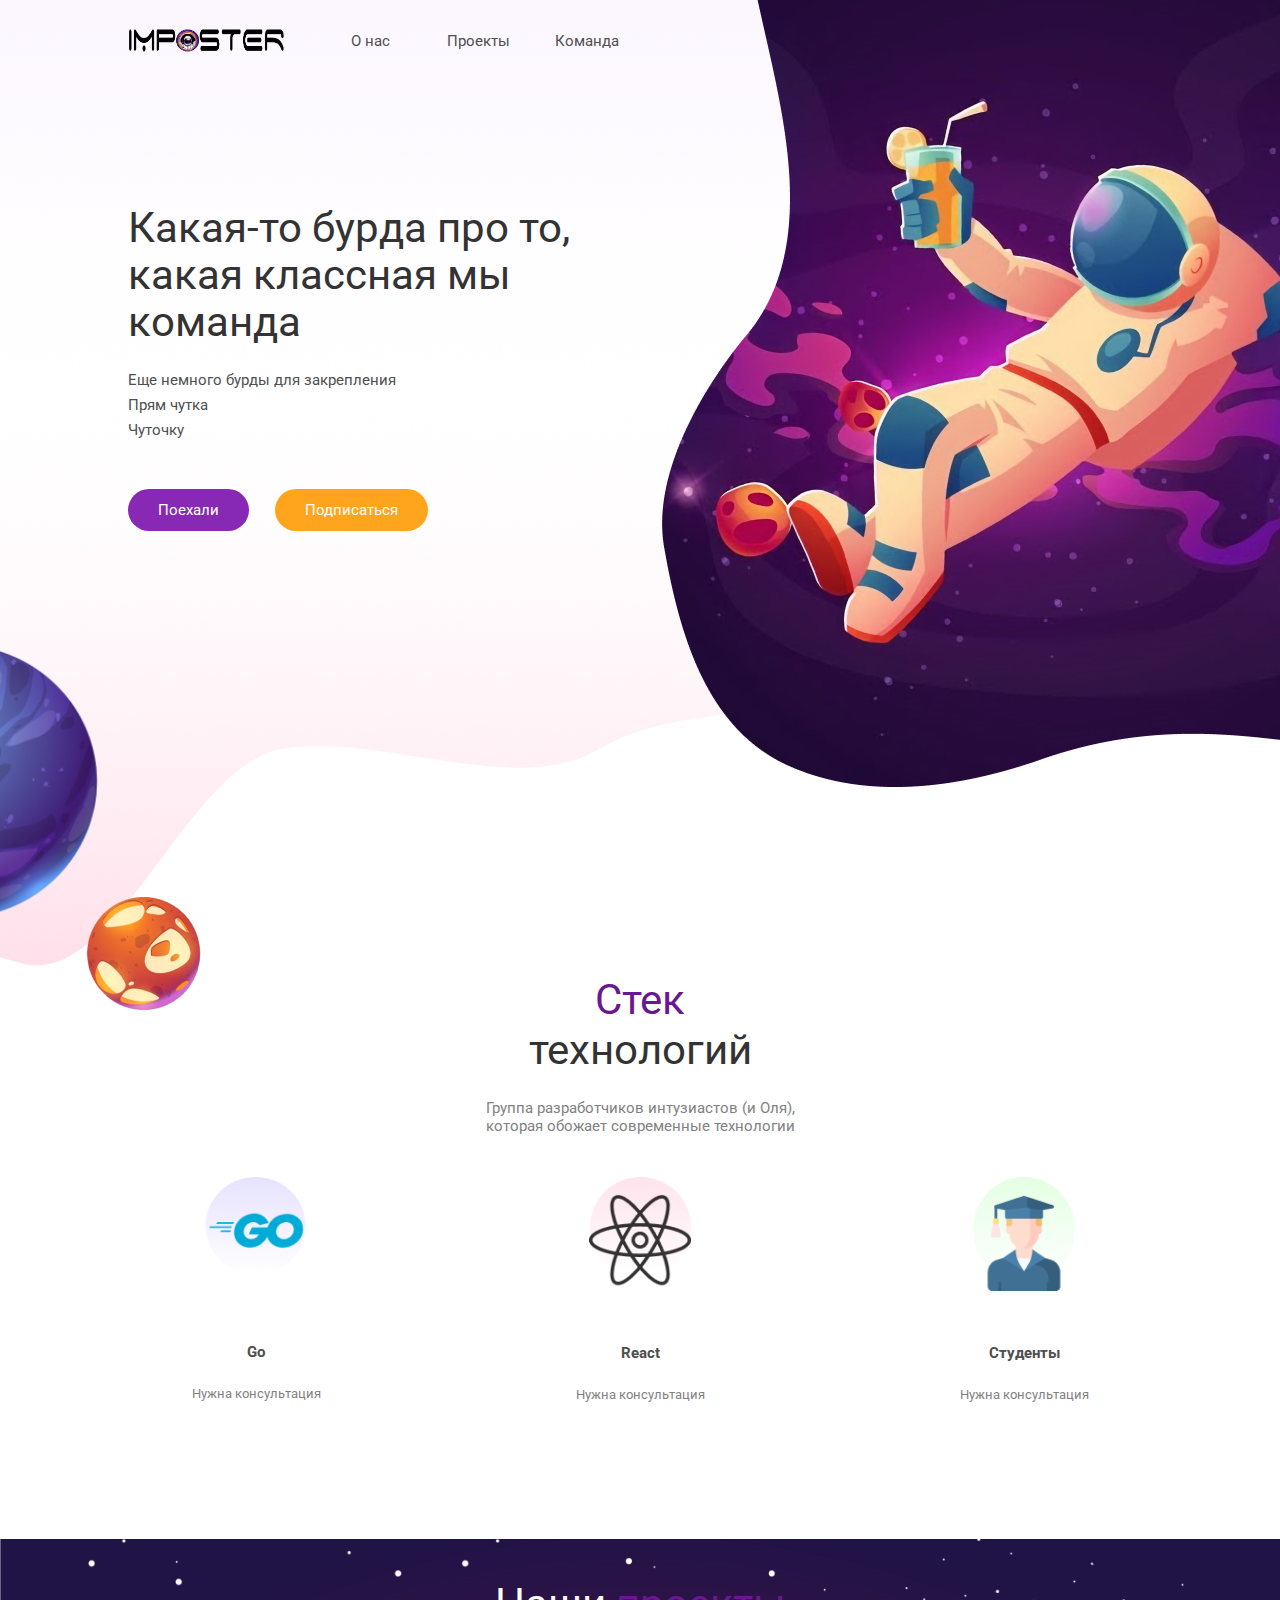
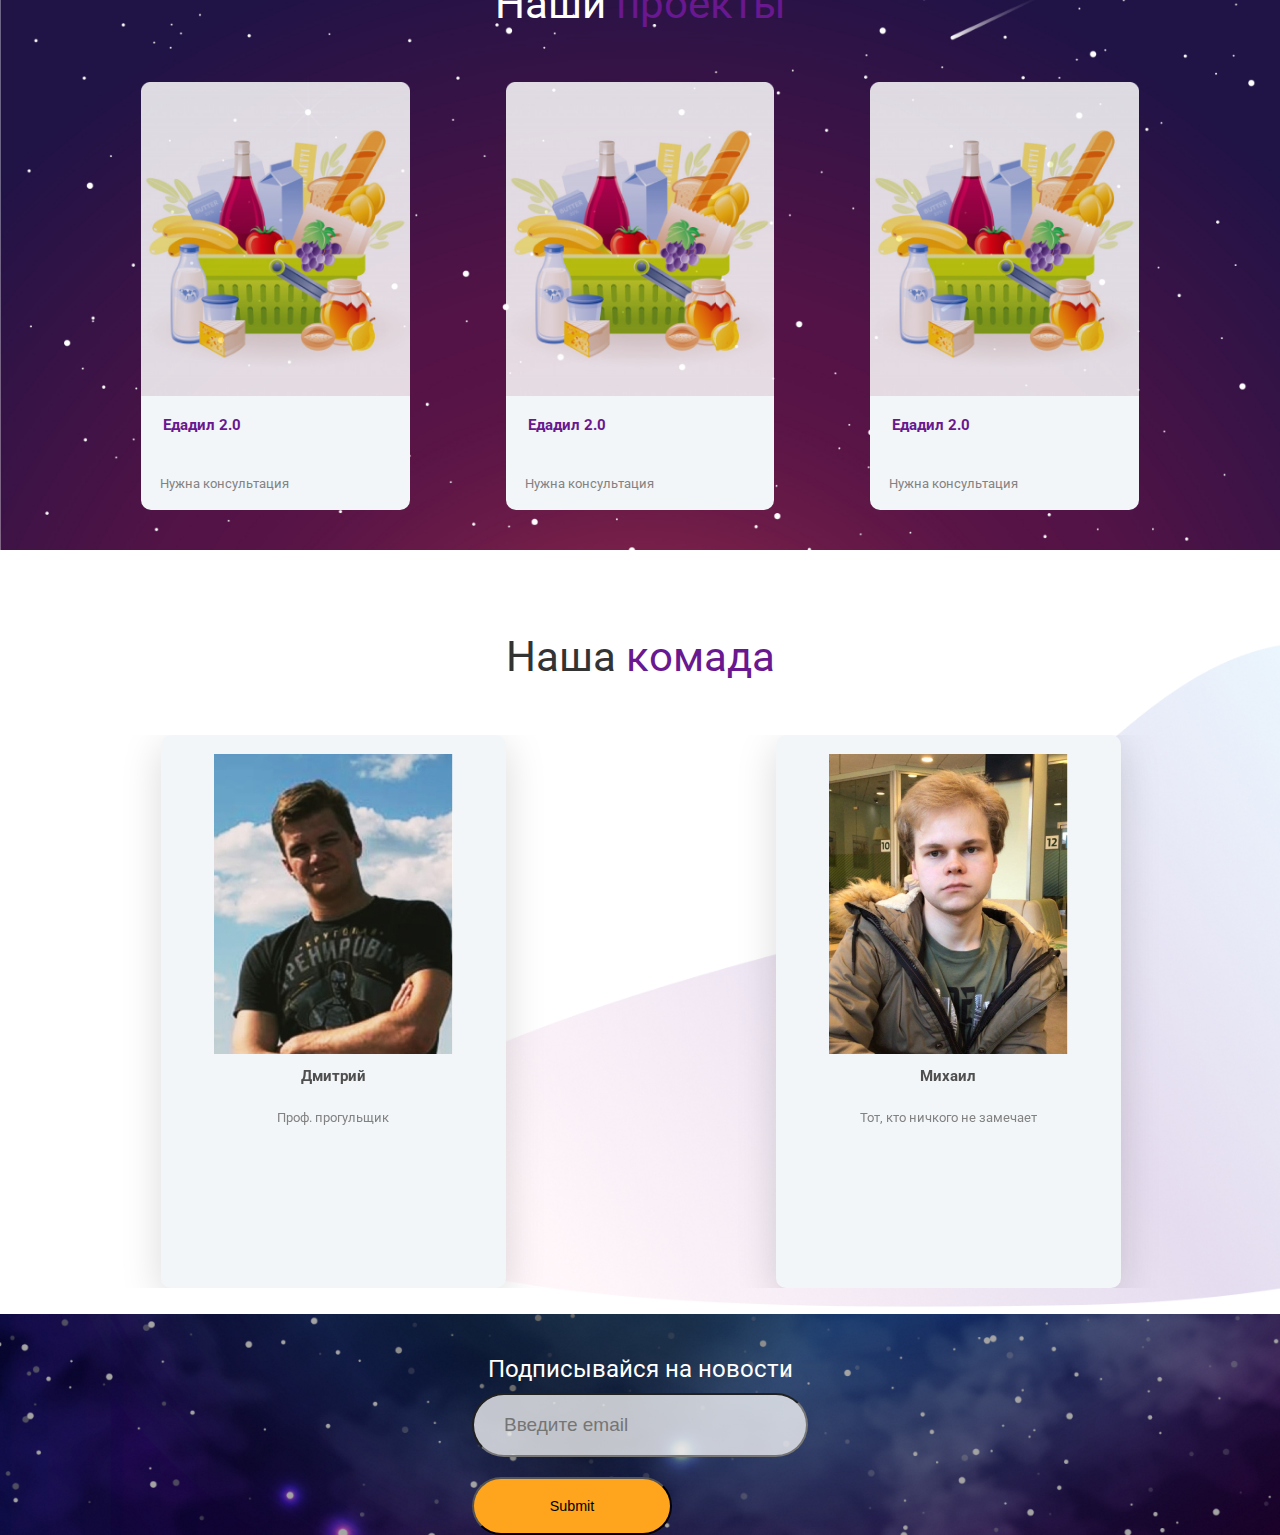
<file: imposters.fun/index.html>
<!doctype html>
<html lang="en">
<head>
    <meta charset="UTF-8">
    <meta name="viewport"
          content="width=device-width, user-scalable=0, initial-scale=1.0, maximum-scale=1.0, minimum-scale=1.0">
    <meta http-equiv="X-UA-Compatible" content="ie=edge">
    <title>Imposters</title>
    <link rel="stylesheet" type="text/css" href="css/style.css?<?=date()?>">
    <link rel="stylesheet" type="text/css" href="css/reset.css?<?=date()?>">
    <link rel="preconnect" href="https://fonts.gstatic.com">
    <link href="https://fonts.googleapis.com/css2?family=Roboto&display=swap" rel="stylesheet">
</head>
<body>
<div class="container">
    <div class="bg"></div>
    <div class="soplya"></div>
        <div class="bg2"></div>
        <div class="astro2"></div>
        <img src="img/planet_mobile.png" alt="planet">
        <img src="img/logo_mobile.png" alt="logo-mobile">
    <div class="top-part">
        <header class="header">
            <img src="img/logo.png" alt="logo">
                <ul class="nav">
                    <li><a href="/#">О нас</a></li>
                    <li><a href="/#">Проекты</a></li>
                    <li><a href="/#">Команда</a></li>
                </ul>
        </header>
        <div class="about-team">
            <p>Какая-то бурда про то, какая классная мы команда</p>
        </div>
        <div class="about-team2">
            <p>Еще немного бурды для закрепления<br>Прям чутка<br>Чуточку</p>
        </div>
        <div class="buttons">
            <a href="/">Поехали</a>
            <a href="#next">Подписаться</a>
        </div>
    </div>
    <img src="img/planet1.png" alt="planet1">
    <div class="technology-stack">
        <div class="note">
            <h1><span class="word">Стек</span> технологий</h1>
            <p>Группа разработчиков интузиастов (и Оля), которая обожает современные технологии</p>
        </div>
        <div class="skills">
            <div class="go">
                <img src="img/go.png" alt="go">
                <div class="go-text">
                    <h3>Go</h3>
                    <p>Нужна консультация</p>
                </div>
            </div>
            <div class="react">
                <img src="img/react.png" alt="react">
                <div class="react-text">
                    <h3>React</h3>
                    <p>Нужна консультация</p>
                </div>
            </div>
            <div class="student">
                <img src="img/student.png" alt="student">
                <div class="student-text">
                    <h3>Студенты</h3>
                    <p>Нужна консультация</p>
                </div>
            </div>
        </div>
    </div>
    <div class="our-projects">
            <h1>Наши<span class="word"> проекты</span></h1>
        <div class="projects">
            <div class="pr1">
                <img src="img/img_pr1.png" alt="img-pr1">
                <div class="pr1-text">
                    <h3><a href="/#">Едадил 2.0</a></h3>
                    <p>Нужна консультация</p>
                </div>
            </div>
            <div class="pr2">
                <img src="img/img_pr1.png" alt="img-pr1">
                <div class="pr2-text">
                    <h3><a href="/#">Едадил 2.0</a></h3>
                    <p>Нужна консультация</p>
                </div>
            </div>
            <div class="pr3">
                <img src="img/img_pr1.png" alt="img-pr1">
                <div class="pr3-text">
                    <h3><a href="/#">Едадил 2.0</a></h3>
                    <p>Нужна консультация</p>
                </div>
            </div>
        </div>
    </div>
    <div class="team-members">
        <h1>Наша<span class="word"> комада</span></h1>
        <div class="members">
            <div class="Dima member">
                <img src="img/Dima.jpg" alt="Dima">
                <div class="Dima-text">
                    <h3>Дмитрий</h3>
                    <p>Проф. прогульщик</p>
                </div>
            </div>
            <div class="Misha member">
                <img src="img/Misha.jpg" alt="Misha">
                <div class="Misha-text">
                    <h3>Михаил</h3>
                    <p>Тот, кто ничкого не замечает</p>
                </div>
            </div>
            <div class="Olya member">
                <img src="img/Olya.jpg" alt="Olya">
                <div class="Olya-text">
                    <h3>Ольга</h3>
                    <p>Дизайнер</p>
                </div>
            </div>
            <div class="Sonya member">
                <img src="img/Sonya.jpg" alt="Sonya">
                <div class="Sonya-text">
                    <h3>Софья</h3>
                    <p>По мнению общества, на понтах</p>
                </div>
            </div>
        </div>
    </div>
</div>
<footer class="footer">
    <p>Подписывайся на новости</p>
    <form class="form"><a name="next"></a>
        <input type="text" placeholder="Введите email" name="email">
        <input type="submit" placeholder="Подписаться">
    </form>
</footer>
<script src="js/jquery-3.6.0.min.js"></script>
<script src="js/slick.min.js"></script>
<script src="js/script.js"></script>
</body>
</html>
</file>
<file: imposters.fun/css/style.css>
body{
	font-family: 'Roboto', sans-serif;
}
.container{
	margin: 0 0;
	width: 100%;
}
@media(max-width: 689px) {
	.container {
		max-width: 689px;
	}
}
.bg{
	position: absolute;
	top: 0;
	right: 0;
	width: 55%;
	height: 820px;
	background-image:url(../img/astronaut.png);
	background-position: top left;
	background-repeat: no-repeat;
	z-index: -5;
}
@media (min-width: 1440px) {
	.bg{
		width: 793px;
	}
}
.soplya{
	position: absolute;
	top: 0;
	left: 0;
	width: 95%;
	height: 966px;
	background-image: url(../img/background.png);
	background-repeat: no-repeat;
	z-index: -10;
}
img[alt="planet"]{
	position: absolute;
	top: 0;
	left: 16%;
	width: 70%;
	z-index: -5;
}
img[alt="logo-mobile"]{
	position: absolute;
	top: 0;
	left: 35%;
	width: 30%;
	z-index: 5;
}
.bg2{
	position: absolute;
	top: 0;
	left: 0;
	width: 100%;
	height: 100%;
	background-image: url(../img/bg_mobile.png);
	background-size: 100%;
	background-repeat: no-repeat;
	z-index: -10;
}
.astro2{
	position: absolute;
	top: 0;
	right: 0;
	margin-top: 5%;
	width: 60%;
	height: 100%;
	background-image:url(../img/astronaut2.png);
	background-size: 100%;
	background-repeat: no-repeat;
	z-index: 1;
}
@media(max-width: 510px){
	.astro2{
		margin-top: 10%;
		width: 57%;
	}
}
.top-part{
	margin-left: 10%;
	font-size: 15px;
}
@media(max-width: 689px) {
	.top-part {
		flex-direction: column;
		margin-top: 21%;
		margin-left: 10%;
	}
}
img[alt="logo"]{
	width: 157px;
	height: 79px;
	margin-right: 32px
}
.header{
	width: 44.5%;
	display: flex;
	align-items: center;
	padding-top: 5px;
	z-index: 10;
}
.nav{
	display: flex;
	justify-content: space-around;
	list-style-type: none;
	width: 473px;
	padding-left: 0;
	padding-bottom: 8px;
}
.nav > li > a{
	text-decoration: none;
	color: #4f4f4f;
}
.nav > li{
	margin-left: 5px;
	margin-right: 5px;
	text-align: center;
	width: 64px;
}
.about-team{
	margin-top: 120px;
	width: calc(400px + 125 * ((100vw - 689px) / (1440 - 689)));
	font-size: calc(35px + (5 + 5 * 0.7) * ((100vw - 689px) / (1440 - 689)));
	line-height: 47px;
	color: #333;
}
@media(max-width: 689px) {
	.about-team {
		margin-top: calc(0px + 134 * ((100vw - 320px) / (689 - 320)));
		width: 55%;
		font-size: calc(14px + (8 + 8 * 0.7) * ((100vw - 320px) / (689 - 320)));
		line-height: 1.5em;
		color: #ffffff;
	}
}
.about-team2{
	width: 500px;
	margin-top: 2%;
	line-height: 25px;
	color: #4f4f4f;
}
.buttons{
	display: flex;
	max-width: 300px;
	width: 45%;
	margin-top: 4%;
	justify-content: space-between;
}
.buttons > a{
	text-decoration: none;
	color: #fff;
	background-color: #8829B5;
	border-radius: 23px;
	z-index: 5;
}
a[href="/"]{
	padding: 12px 30px;
}
a[href="#next"] {
	padding: 12px 30px;
	background-color: #FFA41D;
}
.buttons > a:hover{
	background-color: #69188F;
}
a[href="#next"]:hover{
	background-color: #F97C14;
}
@media(max-width: 689px){
	.buttons{
		width: 50%;
		margin-top: 2%;
	}
	.buttons > a{
		box-sizing: border-box;
		text-align: center;
		font-size: calc(10px + 5 * ((100vw - 320px) / (689 - 320)));
		padding: calc(7px + 5 * ((100vw - 320px) / (689 - 320))) calc(18px + 12 * ((100vw - 320px) / (689 - 320)));
	}
}
img[alt="planet1"]{
	margin: -10px 0;
	height: 550px;
	width: 250px;
	background-image: url(../img/planet2.png);
	background-position: bottom right;
	background-repeat: no-repeat;
}
@media(min-width: 689px){
	.bg2, .astro2, img[alt="logo-mobile"], img[alt="planet"]{
		display: none;
	}
}
@media(max-width: 689px){
	.bg, .soplya, .header, .about-team2, img[alt="planet1"], a[href="/"]{
		display: none;
	}
}
.technology-stack{
	align-items: center;
	margin-top: -90px;
}
@media (max-width: 689px) {
	.technology-stack{
		margin-top: calc(97px + 73 * ((100vw - 320px) / (689 - 320)));
	}
}
.note{
	margin: auto;
	font-size: 15px;
	color: #828282;
	width: 320px;
	text-align: center;
}
.note > h1{
	font-size: calc(35px + (5 + 5 * 0.7) * ((100vw - 689px) / (1440 - 689)));
	font-weight: normal;
	color: #333333;
	margin-bottom: 24px;
}
@media (max-width: 689px){
	.note > h1{
		font-size: calc(14px + (8 + 8 * 0.7) * ((100vw - 320px) / (689 - 320)));
	}
}
.word{
	color: #69188F;
}
.skills{
	display: flex;
	justify-content: space-around;
	margin-top: calc(22px + 23 * ((100vw - 320px) / (1440 - 320)));
	margin-left: 5%;
	margin-right: 5%;
	text-align: center;
}
@media (max-width: 769px) {
	.skills {
		flex-direction: column;
	}
}
img[alt="go"]{
	width: calc(69px + 54 * ((100vw - 320px) / (1440 - 320)));
	height: calc(62px + 47 * ((100vw - 320px) / (1440 - 320)));
	margin-bottom: calc(8px + 2 * ((100vw - 320px) / (1440 - 320)));
}
img[alt="react"], img[alt="student"]{
	width: calc(62px + 46 * ((100vw - 320px) / (1440 - 320)));
	height: calc(69px + 52 * ((100vw - 320px) / (1440 - 320)));
}
.go-text, .react-text, .student-text{
	width: calc(105px + 215 * ((100vw - 320px) / (1440 - 320)));
	margin: calc(20px + 24 * ((100vw - 320px) / (1440 - 320))) auto;
}
.go-text > h3, .react-text > h3, .student-text > h3{
	padding: 10px 20px;
	font-size: calc(12px + 3 * ((100vw - 320px)/(1440 - 320)));
	color: #4f4f4f;
}
.go-text > p, .react-text > p, .student-text > p{
	font-size: calc(11px + 2 * ((100vw - 320px)/(1440 - 320)));
	padding: calc(1em + 2 * ((100vw - 320px) / (1440 - 320)));
	color: #828282;
}
@media (max-width: 689px) {
	.note > p{
		display: none;
	}
}
.our-projects{
	margin-top: calc(30px + 60 * ((100vw - 320px) / (1440 - 320)));
	padding: 40px calc(7% + 5 * ((100vw - 689px) / (1440 - 689)));
	background-image: url(../img/bg_projects.png);
	background-size: 100% 100%;
	background-repeat: no-repeat;
}
.our-projects > h1{
	margin-left: auto;
	margin-right: auto;
	font-size: calc(35px + (5 + 5 * 0.7) * ((100vw - 689px) / (1440 - 689)));
	font-weight: normal;
	text-align: center;
	color: #fff;
	margin-bottom: calc(15px + 45 * ((100vw - 320px) / (1440 - 320)));
}
@media (max-width: 689px){
	.our-projects > h1{
		font-size: calc(14px + (8 + 8 * 0.7) * ((100vw - 320px) / (689 - 320)));
	}
}
.projects{
	display: flex;
	justify-content: space-around;
}
img[alt="img-pr1"]{
	width: calc(190px + 100 * ((100vw - 689px) / (1440 - 689)));
}
.pr1-text, .pr2-text, .pr3-text{
	margin-top: -5px;
	width: calc(190px + 100 * ((100vw - 689px) / (1440 - 689)));
	background-color: #F3F6F8;
	border-bottom-left-radius: 10px;
	border-bottom-right-radius: 10px;
}
.pr1-text > h3, .pr2-text > h3, .pr3-text > h3{
	padding: 1.5em;
	font-size: calc(12px + 3 * ((100vw - 320px)/(1440 - 320)));
	color: #4f4f4f;
}
.pr1-text > h3 > a, .pr2-text > h3 > a, .pr3-text > h3 > a{
	text-decoration: none;
	color: #69188F;
}
.pr1-text > p, .pr2-text > p, .pr3-text > p{
	font-size: calc(11px + 2 * ((100vw - 320px)/(1440 - 320)));
	padding: 1.5em;
	color: #828282;
}
.projects .slick-list{
	overflow: hidden;
}
.projects .slick-track{
	display: flex;
	align-items: flex-start;
}
.projects{
	position: relative;
}
.projects .slick-slide{
	display:flex;
	flex-direction: column;
	justify-content:center;
	align-items:center;
}
.team-members{
	margin-top: calc(30px + 60 * ((100vw - 320px) / (1440 - 320)));
	text-align: center;
	padding-left: 2%;
	padding-right: 2%;
	padding-bottom: 2%;
	background-image: url(../img/bg-team.png);
	background-position: top right;
	background-size: 75% 100%;
	background-repeat: no-repeat;
}
.team-members > h1{
	margin-left: auto;
	margin-right: auto;
	font-size: calc(35px + (5 + 5 * 0.7) * ((100vw - 689px) / (1440 - 689)));
	font-weight: normal;
	color: #333333;
	margin-bottom: calc(15px + 45 * ((100vw - 320px) / (1440 - 320)));
}
@media (max-width: 689px){
	.team-members > h1{
		font-size: calc(14px + (8 + 8 * 0.7) * ((100vw - 320px) / (689 - 320)));
	}
}

img[alt="Dima"], img[alt="Sonya"], img[alt="Misha"], img[alt="Olya"]{
	margin: auto;
	padding: calc(10px + 10 * ((100vw - 320px) / (1440 - 320)));
	padding-bottom: 0;
}
.members{
	display: flex;
	justify-content: space-around;
}
.Dima, .Sonya, .Misha, .Olya{
	margin: auto;
	width: 345px;
	height: 553px;
	background-color: #F3F6F8;
	border-radius: 10px;
	box-shadow: 0px 10px 40px rgba(0, 0, 0, 0.15);
}
.Dima-text, .Sonya-text, .Misha-text, .Olya-text{
	margin: auto;
}
.Dima-text > h3, .Sonya-text > h3, .Misha-text > h3, .Olya-text > h3{
	padding: 10px 20px;
	font-size: calc(12px + 3 * ((100vw - 320px)/(1440 - 320)));
	color: #4f4f4f;
}
.Dima-text > p, .Sonya-text > p, .Misha-text > p, .Olya-text > p{
	font-size: calc(11px + 2 * ((100vw - 320px)/(1440 - 320)));
	padding: calc(1em + 2 * ((100vw - 320px) / (1440 - 320)));
	color: #828282;
}
.members .slick-list{
	overflow: hidden;
}
.members .slick-track{
	display: flex;
	align-items: flex-start;
}
.footer{
	width: 100%;
	display: flex;
	flex-direction: column;
	text-align: center;
	background-image: url(../img/bg-footer.png);
	background-position: bottom left;
	background-size: 100%;
	background-repeat: no-repeat;
}
.footer > p{
	color: #fff;
	padding-top: 40px;
	font-size: calc(15px + 11 * ((100vw - 320px)/(1440 - 320)));
	padding-bottom: 10px;
}
.form{
	display: flex;
	flex-direction: column;
	margin: auto;
}
.form:first-child{
	padding-bottom: 10px;
}
.form > input{
	text-align: center;
	height: 58px;
}
input[type="text"]{
	width: 300px;
	background: rgba(255, 255, 255, 0.75);
	border-radius: 50px;
	margin-bottom: 20px;
	padding-left: 30px;
	font-size: calc(13px + 7 * ((100vw - 320px)/(1440 - 320)));
	text-align: left;
}
input[type="submit"]{
	font-size: calc(10px + 5 * ((100vw - 320px)/(1440 - 320)));
	width: 200px;
	background: #FFA41D;
	border-radius: 110px;
}
:focus{
	outline: -webkit-focus-ring-color auto 0;
}
</file>
